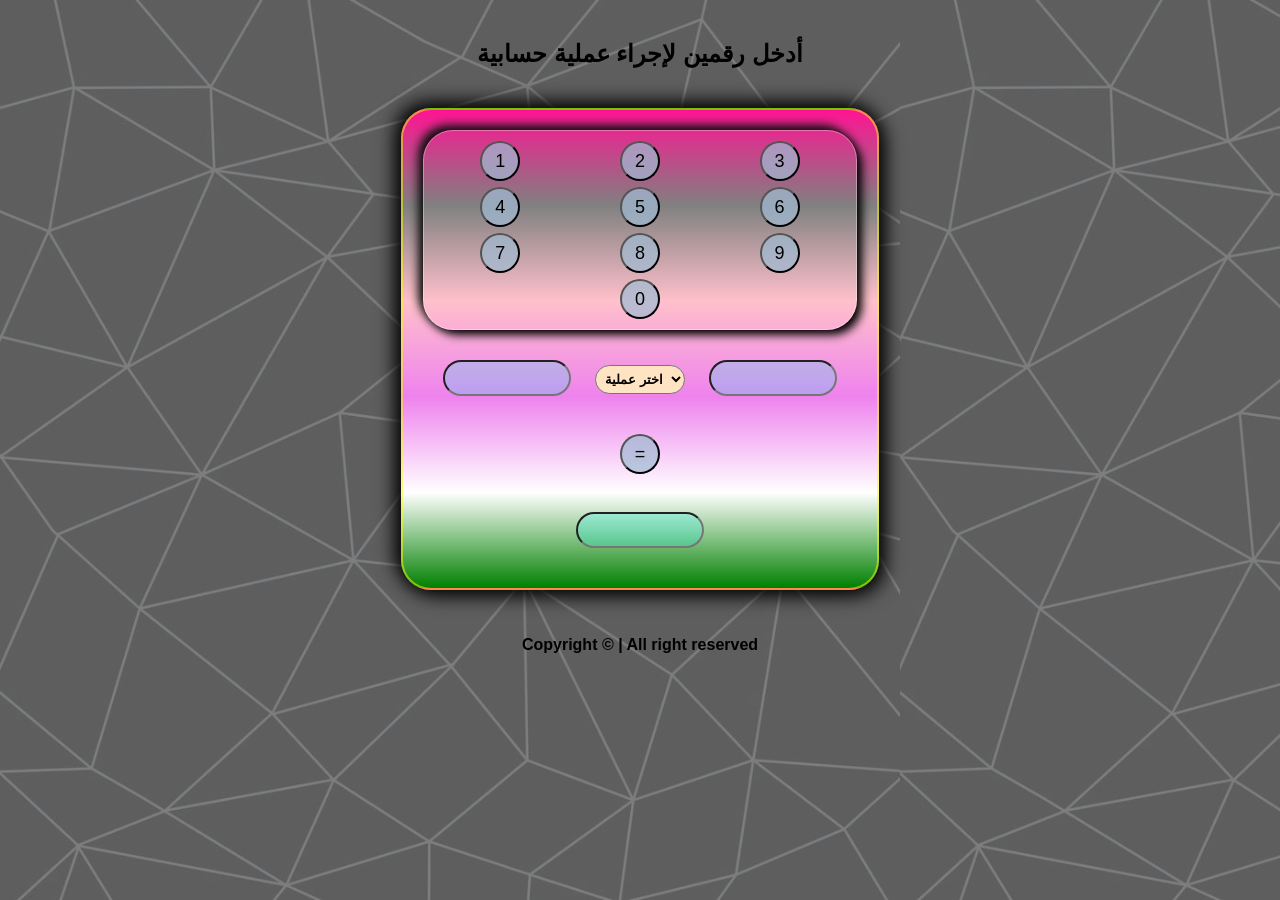
<file: index.html>
<!DOCTYPE html>
<html lang="ar">
<head>
    <meta charset="UTF-8">
    <meta name="viewport" content="width=device-width, initial-scale=1.0">
    <title>آلة حاسبة</title>
    <link rel="stylesheet" href="style.css">
</head>
<body>

    <h2>أدخل رقمين لإجراء عملية حسابية</h2>

    <div class="calculator">
        <div class="buttons">
            <button onclick="addNumber(1)">1</button>
            <button onclick="addNumber(2)">2</button>
            <button onclick="addNumber(3)">3</button>
            <button onclick="addNumber(4)">4</button>
            <button onclick="addNumber(5)">5</button>
            <button onclick="addNumber(6)">6</button>
            <button onclick="addNumber(7)">7</button>
            <button onclick="addNumber(8)">8</button>
            <button onclick="addNumber(9)">9</button>
            <button onclick="addNumber(0)">0</button>
        </div>

        <input type="text" id="num1" readonly>
        <select id="operation" onchange="switchToNum2()">
            <option value="">اختر عملية</option>
            <option value="add">+</option>
            <option value="subtract">-</option>
            <option value="multiply">×</option>
            <option value="divide">÷</option>
            <option value="modulo">%</option>
        </select>
        <input type="text" id="num2" readonly>
        <br><br>
        <button onclick="calculate()">=</button>
        <br><br>
        <input type="text" id="result" readonly>
    </div>

    <script>
        let currentInput = 'num1'; 

        function addNumber(num) {
            document.getElementById(currentInput).value += num;
        }

        function switchToNum2() {
            let operation = document.getElementById('operation').value;
            if (operation) {
                currentInput = 'num2'; 
            }
        }

        function calculate() {
            let num1 = document.getElementById('num1').value;
            let num2 = document.getElementById('num2').value;
            let operation = document.getElementById('operation').value;

            fetch('/calculate', {
                method: 'POST',
                body: new URLSearchParams({ num1, num2, operation }),
                headers: { 'Content-Type': 'application/x-www-form-urlencoded' }
            })
            .then(response => response.text())
            .then(result => document.getElementById('result').value = result);
        }
    </script>
    <footer>
        <p>Copyright &copy; | All right reserved</p>
    </footer>

</body>

</html>
</file>
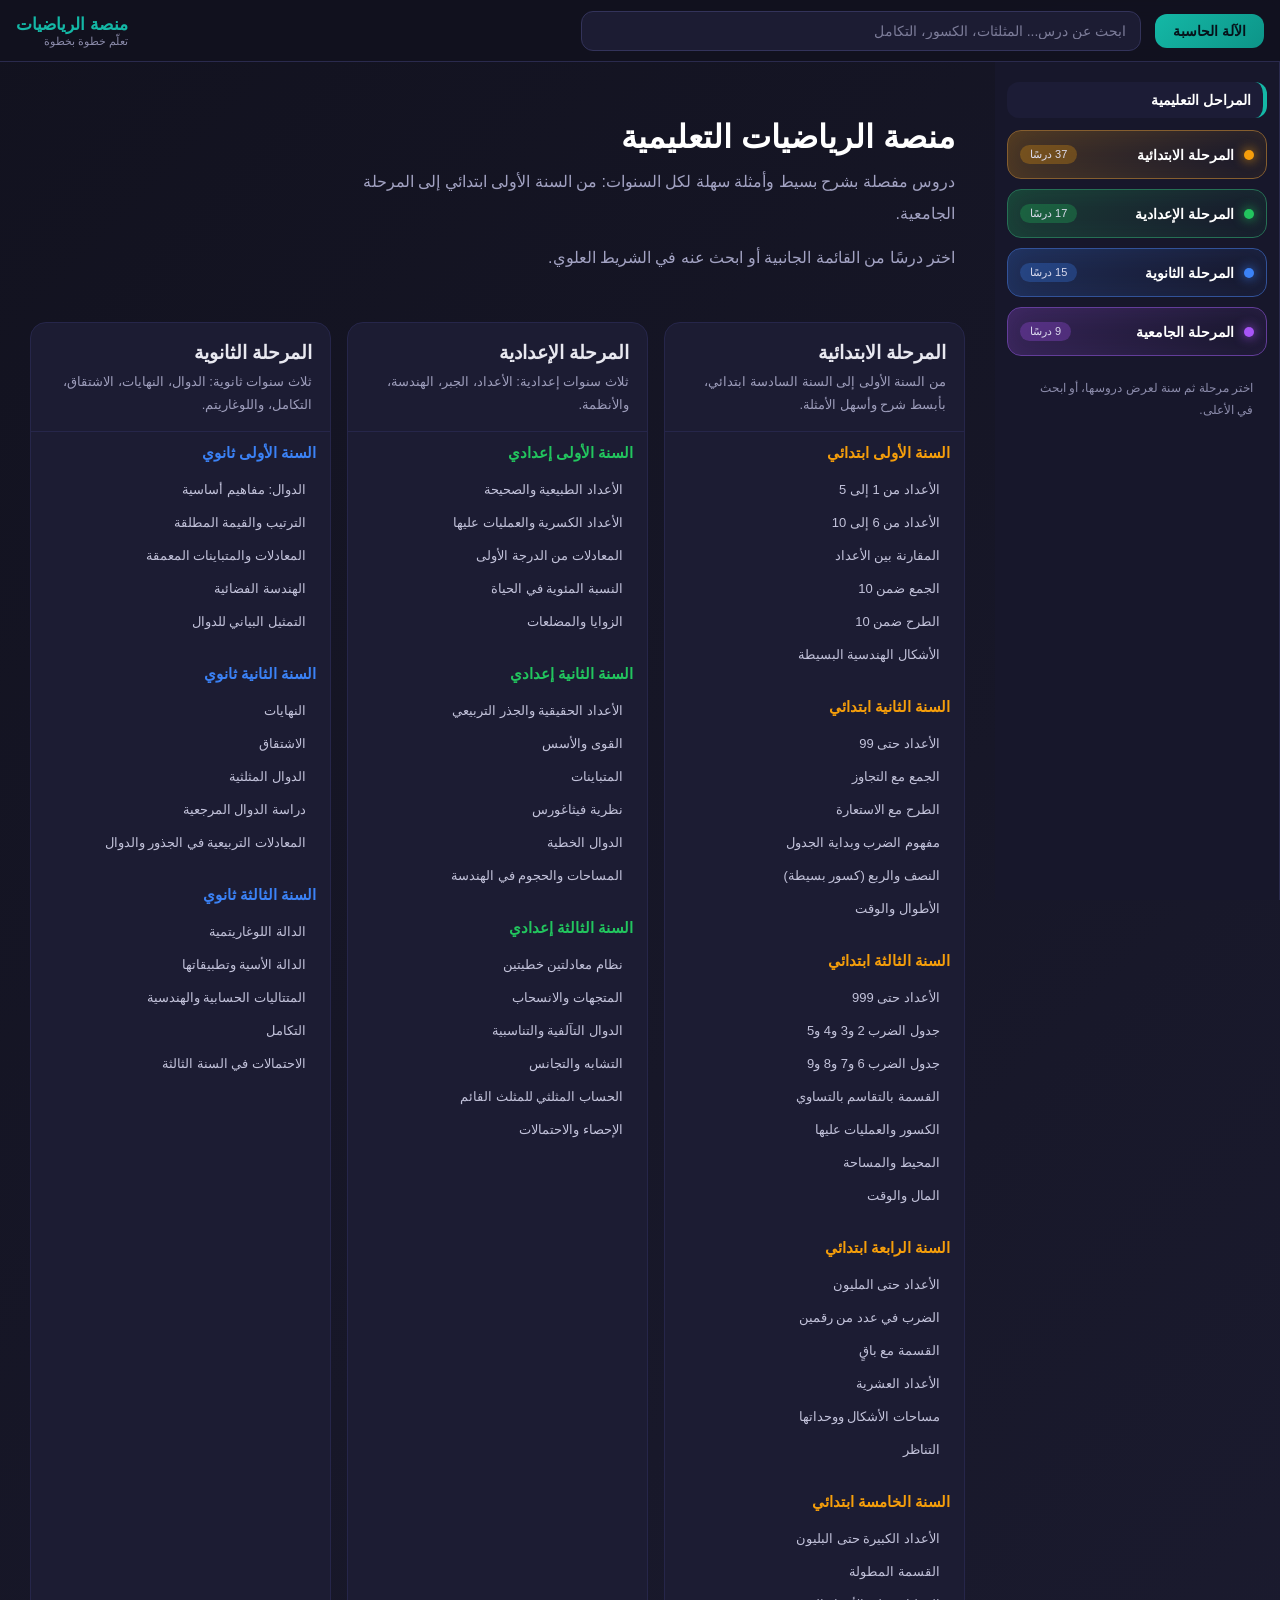
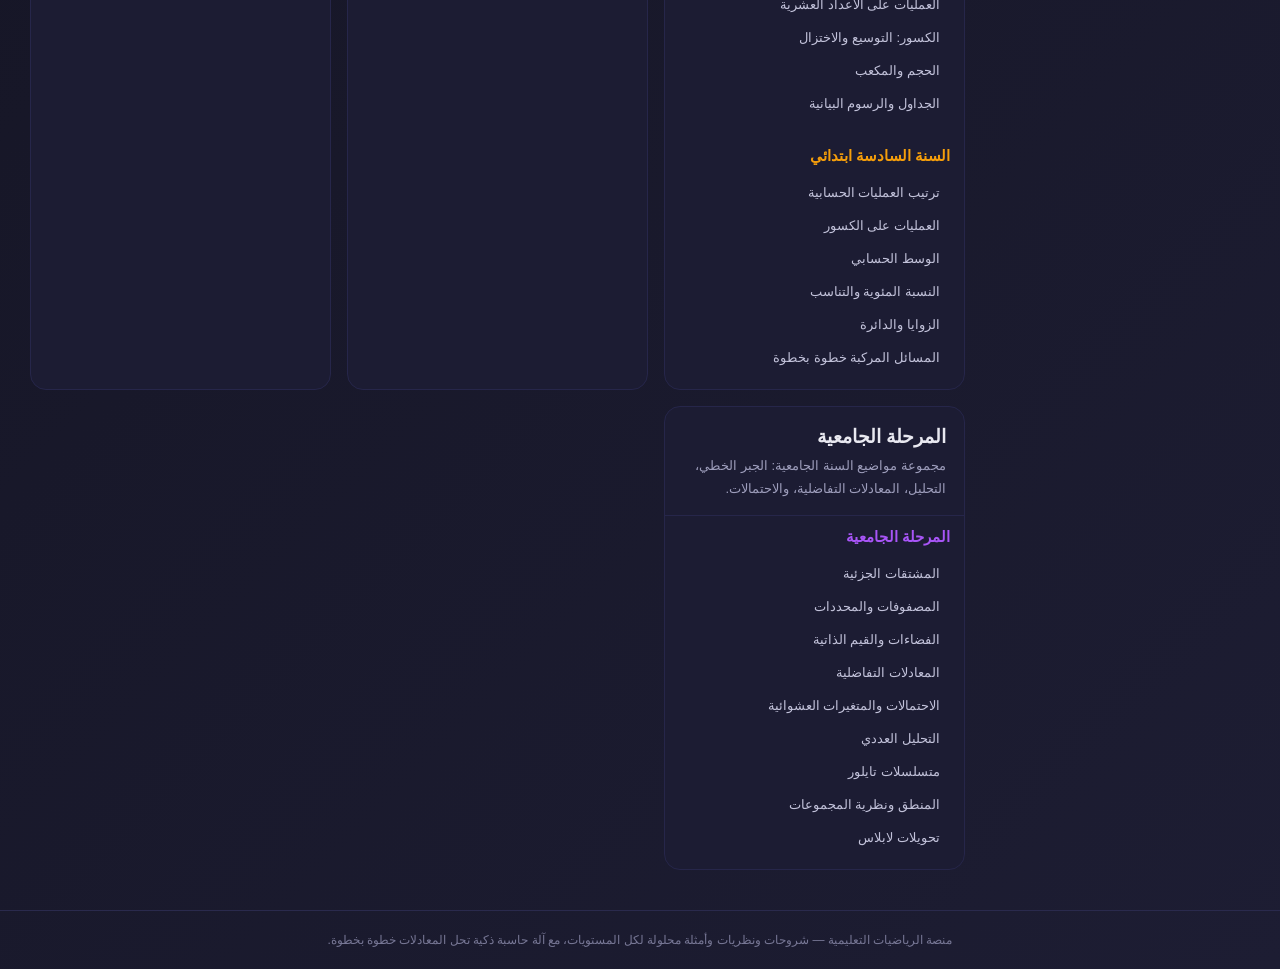
<file: wwwroot/index.html>
<!DOCTYPE html>
<html lang="ar" dir="rtl">

<head>
    <meta charset="UTF-8">
    <meta name="viewport" content="width=device-width, initial-scale=1.0">
    <title>منصة الرياضيات التعليمية</title>
    <link rel="stylesheet" href="platform.css">
</head>

<body>

<header class="topbar">
    <a class="calc-btn" href="calculator.html">الآلة الحاسبة</a>

    <div class="search-wrap">
        <input id="searchInput" type="search" placeholder="ابحث عن درس... المثلثات، الكسور، التكامل" autocomplete="off">
        <div id="searchResults" class="search-results"></div>
    </div>

    <div class="brand-wrap">
        <button id="menuToggle" class="menu-toggle" aria-label="القائمة">☰</button>
        <div class="brand">
            <span class="brand-title">منصة الرياضيات</span>
            <span class="brand-sub">تعلّم خطوة بخطوة</span>
        </div>
    </div>
</header>

<div class="layout">
    <aside class="sidebar" id="sidebar"></aside>
    <div class="sidebar-backdrop" id="sidebarBackdrop"></div>

    <main class="content" id="content"></main>
</div>

<footer class="site-footer">
    منصة الرياضيات التعليمية — شروحات ونظريات وأمثلة محلولة لكل المستويات، مع آلة حاسبة ذكية تحل المعادلات خطوة بخطوة.
</footer>

<script src="content.js"></script>
<script src="platform.js"></script>
</body>
</html>
</file>
<file: style.css>
body {
    text-align: center;
    background-image: url(photo.jpg);
    background-size: contain;
    background-repeat: repeat;
    color: #000;
    font-family: Arial, sans-serif;
    margin-top: 40px;
}
html{
    position: relative;
    width: 100%;
    height: 100vh;
}
html::after{
    content: "";
    width: 100%;
    height: 100%;
    background-color: rgb(0, 0, 0,0.5);
    z-index: -70;
    position: absolute;
    top: 0;
    left: 0;

}

h2{
    margin-bottom: 40px;
    
}
.calculator {
    display: inline-block;
    padding: 20px;
    margin: 0 10px;
    border: 2px solid rgba(255, 255, 0, 0.5);
    box-shadow: 5px 5px 20px #000,-5px -5px 20px #000;
    border-radius: 30px;
    background-image: linear-gradient(deeppink,gray,pink,violet,#fff,green);
}
.buttons {
    display: grid;
    grid-template-columns: repeat(3, 1fr);
    padding: 10px;
    place-items: center;
    gap: 6px;
    margin-bottom: 10px;
    border-radius: 30px;
    box-shadow: 5px 5px 10px #000,-5px -5px 10px #111;
    border: 1px solid #ffffff57;
}
button:last-child{
    grid-column: 2;
}
button {
    background-color: rgba(160, 187, 211, 0.719);
    width: 40px;
    height: 40px;
    font-size: 18px;
    place-items: center;
    border-radius: 50%;
    transition: 1s;
}
button:hover{
    background-color: #fff;
}
#num2, #num1, #result{
    background-color: rgba(0, 255, 255, 0.205);
}
#operation{
    background-color: bisque;
    border-radius: 20px;
    padding: 5px;
    text-align: center;
    font-weight: 900;
}

input {
    width: 120px;
    height: 30px;
    margin: 20px;
    text-align: center;
    font-size: 18px;
    border-radius: 20px;
}
footer{
    position: relative;
    bottom: -20px;
    left: 0;
    padding: 10px 0;
    font-weight: 600;

}
@media(max-width:550px)
{
    .buttons {
        
        display: grid;
        grid-template-columns: repeat(3, 1fr);
        padding: 10px;
        place-items: center;
        
       
        gap: 6px;
        margin-bottom: 10px;
        border-radius: 30px;
        box-shadow: 5px 5px 10px #777,-5px -5px 10px #999;
        border: 1px solid #ffffff57;
    }
    .calculator {
        display: inline-block;
        width: fit-content;
        width: 300px;
        text-align: center;
    }
    input {
        width: 80px;
        height: 20px;
        margin: 10px;
        text-align: center;
        font-size: 15px;
        border-radius: 20px;
    }
    #operation{
        background-color: bisque;
        border-radius: 20px;
        padding: 2px;
        text-align: center;
        font-weight: 900;
    }
    footer{
        position: relative;
        bottom: -70px;
        left: 0;
        padding: 10px 0;
        font-weight: 600;
    }
    
}
</file>
<file: wwwroot/platform.css>
* {
    box-sizing: border-box;
}

html, body {
    margin: 0;
    padding: 0;
}

body {
    min-height: 100vh;
    background: linear-gradient(135deg, #12121f, #1d1d33);
    color: #e8e8f0;
    font-family: "Segoe UI", Tahoma, "Noto Naskh Arabic", Arial, sans-serif;
    display: flex;
    flex-direction: column;
}

a { color: #14b8a6; }

/* ============================================================
   الشريط العلوي
   ============================================================ */
.topbar {
    position: sticky;
    top: 0;
    z-index: 300;
    display: flex;
    align-items: center;
    gap: 14px;
    height: 62px;
    padding: 0 16px;
    background: rgba(18, 18, 31, .92);
    backdrop-filter: blur(8px);
    border-bottom: 1px solid #2a2a4d;
}

.calc-btn {
    flex-shrink: 0;
    padding: 9px 18px;
    background: linear-gradient(135deg, #14b8a6, #0d9488);
    color: #06121a;
    font-weight: bold;
    font-size: 14px;
    border-radius: 12px;
    text-decoration: none;
    border: 0;
    cursor: pointer;
    transition: transform .15s, box-shadow .15s;
}
.calc-btn:hover {
    transform: translateY(-1px);
    box-shadow: 0 8px 20px rgba(20, 184, 166, .35);
}

.search-wrap {
    position: relative;
    flex: 1;
    max-width: 560px;
}

#searchInput {
    width: 100%;
    height: 40px;
    padding: 0 14px;
    border: 1px solid #33335a;
    border-radius: 12px;
    background: #1c1c33;
    color: #fff;
    font-size: 14px;
    outline: none;
    transition: border-color .15s, box-shadow .15s;
}
#searchInput:focus {
    border-color: #14b8a6;
    box-shadow: 0 0 0 3px rgba(20, 184, 166, .18);
}
#searchInput::placeholder { color: #7c7c99; }

.search-results {
    display: none;
    position: absolute;
    top: calc(100% + 8px);
    left: 0;
    right: 0;
    max-height: 320px;
    overflow-y: auto;
    background: #1c1c33;
    border: 1px solid #2f2f55;
    border-radius: 14px;
    box-shadow: 0 20px 50px rgba(0, 0, 0, .55);
    padding: 6px;
    z-index: 400;
}
.search-results.open { display: block; }

.sr-item {
    display: flex;
    align-items: center;
    gap: 10px;
    width: 100%;
    padding: 10px 12px;
    border: 0;
    border-radius: 10px;
    background: transparent;
    color: #e8e8f0;
    font-size: 14px;
    text-align: right;
    cursor: pointer;
}
.sr-item:hover { background: #26264a; }

.sr-level {
    flex-shrink: 0;
    padding: 3px 10px;
    border-radius: 999px;
    font-size: 11px;
    font-weight: bold;
    color: #fff;
    background: var(--lc, #6366f1);
}

.sr-empty {
    padding: 12px;
    text-align: center;
    color: #8b8baa;
    font-size: 13px;
}

.brand-wrap {
    display: flex;
    align-items: center;
    gap: 10px;
    margin-inline-start: auto;
}

.brand-title {
    font-size: 17px;
    font-weight: bold;
    color: #14b8a6;
}
.brand-sub {
    display: block;
    font-size: 11px;
    color: #8b8baa;
}

.menu-toggle {
    display: none;
    width: 40px;
    height: 40px;
    border: 0;
    border-radius: 10px;
    background: #1c1c33;
    color: #fff;
    font-size: 18px;
    cursor: pointer;
}

/* ============================================================
   التخطيط العام
   ============================================================ */
.layout {
    display: flex;
    align-items: flex-start;
    flex: 1;
    width: 100%;
    max-width: 1320px;
    margin: 0 auto;
}

.sidebar {
    flex-shrink: 0;
    width: 285px;
    padding: 16px 12px;
    position: fixed;
    top: 62px;
    right: 0;
    bottom: 0;
    transform: translateX(100%);
    transition: transform .28s ease;
    background: #17172b;
    border-inline-start: 1px solid #2a2a4d;
    overflow-y: auto;
    z-index: 200;
}
.sidebar.open { transform: none; }

.sidebar-backdrop {
    display: none;
    position: fixed;
    inset: 0;
    background: rgba(0, 0, 0, .5);
    z-index: 190;
}
.sidebar-backdrop.show { display: block; }

.content {
    flex: 1;
    min-width: 0;
    padding: 26px 30px 40px;
}

/* ============================================================
   قائمة المستويات في الشريط الجانبي
   ============================================================ */
.level-group { margin-bottom: 10px; }

.level-head {
    display: flex;
    align-items: center;
    justify-content: space-between;
    width: 100%;
    padding: 12px 14px;
    border: 0;
    border-radius: 12px;
    background: #20203c;
    color: #e8e8f0;
    font-size: 14px;
    font-weight: bold;
    cursor: pointer;
    transition: background .15s;
}
.level-head:hover { background: #262649; }
.level-head::after {
    content: "▾";
    color: #8b8baa;
    transition: transform .2s;
}
.level-group.open .level-head::after { transform: rotate(180deg); }

.level-count {
    margin-inline-start: auto;
    margin-inline-end: 10px;
    padding: 1px 8px;
    border-radius: 999px;
    background: #2f2f55;
    color: #b9b9d1;
    font-size: 11px;
}

.level-lessons {
    list-style: none;
    margin: 6px 0 0;
    padding: 0;
    display: none;
    overflow: hidden;
}
.level-group.open .level-lessons { display: block; }

.lesson-btn {
    display: block;
    width: 100%;
    padding: 9px 14px;
    margin-bottom: 2px;
    border: 0;
    border-radius: 10px;
    background: transparent;
    color: #c2c2da;
    font-size: 13px;
    text-align: right;
    cursor: pointer;
    transition: background .15s, color .15s;
}
.lesson-btn:hover { background: #262649; color: #fff; }
.lesson-btn.active {
    background: #14b8a6;
    color: #06121a;
    font-weight: bold;
}

.year-list {
    list-style: none;
    margin: 6px 0 0;
    padding: 0;
    display: none;
}
.level-group.open .year-list { display: block; }

.year-head {
    display: flex;
    align-items: center;
    justify-content: space-between;
    width: 100%;
    padding: 8px 12px;
    margin-top: 4px;
    border: 0;
    border-radius: 8px;
    background: #191930;
    color: #c6c6dd;
    font-size: 12.5px;
    font-weight: bold;
    cursor: pointer;
    transition: background .15s;
}
.year-head:hover { background: #22224a; }
.year-head::after {
    content: "▾";
    color: #8b8baa;
    font-size: 11px;
    transition: transform .2s;
}
.year-block.open .year-head::after { transform: rotate(180deg); }
.year-count {
    padding: 1px 8px;
    border-radius: 999px;
    background: #2f2f55;
    color: #b9b9d1;
    font-size: 10px;
}

.year-lessons {
    list-style: none;
    margin: 4px 0 0;
    padding: 0;
    display: none;
}
.year-block.open .year-lessons { display: block; }
.year-lessons .lesson-btn {
    padding-inline-start: 22px;
    font-size: 12.5px;
}

.sidebar-hint {
    padding: 12px 14px;
    color: #8b8baa;
    font-size: 12px;
    line-height: 1.8;
}

/* ============================================================
   محتوى الدروس
   ============================================================ */
.breadcrumb {
    font-size: 12px;
    color: #8b8baa;
    margin-bottom: 10px;
}
.breadcrumb button {
    border: 0;
    background: none;
    color: #14b8a6;
    font-size: 12px;
    cursor: pointer;
    padding: 0;
}

.lesson-title {
    margin: 0 0 8px;
    font-size: 28px;
    color: #fff;
}

.level-chip {
    display: inline-block;
    margin-bottom: 14px;
    padding: 4px 14px;
    border-radius: 999px;
    font-size: 12px;
    font-weight: bold;
    color: #fff;
    background: var(--lc, #6366f1);
}

.lesson-visual {
    margin: 4px 0 18px;
    padding: 16px 14px 12px;
    background: linear-gradient(180deg, #1a1a31, #15152a);
    border: 1px solid #26264a;
    border-radius: 16px;
    text-align: center;
}
.lesson-visual .vis-svg svg {
    width: 100%;
    height: auto;
    max-width: 430px;
    display: block;
    margin: 0 auto;
}
.lesson-visual figcaption {
    margin-top: 10px;
    font-size: 12.5px;
    line-height: 1.8;
    color: #8b8baa;
}

.content p {
    font-size: 15px;
    line-height: 2;
    color: #d6d6e6;
    margin: 0 0 12px;
}

.section-title {
    margin: 26px 0 10px;
    font-size: 20px;
    color: #14b8a6;
    border-inline-start: 4px solid #14b8a6;
    padding-inline-start: 12px;
}

.formula-box,
.theorem-box,
.example-card {
    background: #1c1c33;
    border-radius: 14px;
    padding: 16px 18px;
    margin-bottom: 14px;
}

.formula-box ul {
    list-style: none;
    margin: 0;
    padding: 0;
    direction: ltr;
    text-align: center;
}
.formula-box li { margin-bottom: 6px; }
.formula-box li:last-child { margin-bottom: 0; }
.formula {
    display: inline-block;
    font-family: Consolas, "Courier New", monospace;
    font-size: 16px;
    font-weight: bold;
    color: #4ade80;
    background: #12231a;
    padding: 4px 14px;
    border-radius: 8px;
    border: 1px solid #1f5535;
}

.theorem-box {
    border-inline-start: 4px solid #6366f1;
}
.theorem-title {
    font-size: 16px;
    font-weight: bold;
    color: #a5b4fc;
    margin-bottom: 8px;
}
.theorem-box ul {
    list-style: none;
    margin: 0;
    padding: 0;
}
.theorem-box li {
    position: relative;
    padding-inline-start: 22px;
    margin-bottom: 7px;
    font-size: 14px;
    line-height: 1.9;
    color: #d6d6e6;
}
.theorem-box li::before {
    content: "•";
    position: absolute;
    right: 4px;
    color: #6366f1;
    font-size: 16px;
}

.example-card {
    border: 1px solid #26264a;
}
.example-title {
    color: #f59e0b;
    font-size: 13px;
    font-weight: bold;
    margin-bottom: 6px;
}
.example-question {
    font-size: 15px;
    font-weight: bold;
    color: #fff;
    margin-bottom: 8px;
}
.example-solution p {
    margin: 0 0 6px;
    padding-inline-start: 14px;
    position: relative;
    font-size: 14px;
    color: #c2c2da;
}
.example-solution p::before {
    content: "▸";
    position: absolute;
    right: 0;
    color: #14b8a6;
}

.calc-actions {
    display: flex;
    flex-wrap: wrap;
    gap: 10px;
    margin-top: 20px;
}
.calc-cta {
    display: inline-block;
    padding: 11px 20px;
    background: linear-gradient(135deg, #14b8a6, #0d9488);
    color: #06121a;
    font-weight: bold;
    font-size: 14px;
    border-radius: 12px;
    text-decoration: none;
    transition: transform .15s, box-shadow .15s;
}
.calc-cta:hover {
    transform: translateY(-1px);
    box-shadow: 0 8px 20px rgba(20, 184, 166, .35);
}

/* ============================================================
   الصفحة الرئيسية
   ============================================================ */
.hero {
    padding: 30px 10px 20px;
}
.hero h1 {
    margin: 0 0 10px;
    font-size: 32px;
    color: #fff;
}
.hero p {
    font-size: 16px;
    color: #a2a2c2;
    max-width: 620px;
}

.level-grid {
    display: grid;
    grid-template-columns: repeat(auto-fill, minmax(275px, 1fr));
    gap: 16px;
    margin-top: 16px;
}

.level-card {
    background: #1c1c33;
    border-radius: 16px;
    overflow: hidden;
    border: 1px solid #26264a;
    transition: transform .15s, box-shadow .15s;
}
.level-card:hover {
    transform: translateY(-2px);
    box-shadow: 0 14px 34px rgba(0, 0, 0, .4);
}

.level-card-top {
    padding: 18px 18px 14px;
    border-bottom: 1px solid #26264a;
}
.level-card-top h2 {
    margin: 0 0 6px;
    font-size: 19px;
    color: var(--lc);
}
.level-card-top p {
    margin: 0;
    font-size: 13px;
    color: #9d9dbb;
    line-height: 1.8;
}

.level-card-lessons {
    list-style: none;
    margin: 0;
    padding: 10px 14px 14px;
}
.level-card-lessons li { margin-bottom: 2px; }
.level-card-lessons button {
    display: block;
    width: 100%;
    padding: 8px 10px;
    border: 0;
    border-radius: 9px;
    background: transparent;
    color: #c2c2da;
    font-size: 13px;
    text-align: right;
    cursor: pointer;
}
.level-card-lessons button:hover { background: #262649; color: #fff; }

.home-year {
    margin: 12px 14px 2px;
    font-size: 15px;
    font-weight: bold;
    color: var(--lc, #6366f1);
}
.home-year:first-child { margin-top: 6px; }

.site-footer {
    padding: 22px 16px;
    text-align: center;
    color: #777795;
    font-size: 12px;
    border-top: 1px solid #2a2a4d;
}

.lesson-nav {
    display: flex;
    flex-wrap: wrap;
    gap: 8px;
    margin-top: 26px;
    padding-top: 18px;
    border-top: 1px solid #2a2a4d;
}
.nav-btn {
    flex: 1 1 auto;
    min-width: 160px;
    padding: 10px 14px;
    border: 1px solid #2f2f55;
    border-radius: 12px;
    background: #1c1c33;
    color: #d6d6e6;
    font-size: 13px;
    cursor: pointer;
    text-align: center;
    transition: background .15s, border-color .15s;
}
.nav-btn:hover { background: #262649; border-color: #14b8a6; }
.nav-home {
    border-color: transparent;
    background: #20203c;
    color: #14b8a6;
    font-weight: bold;
}

/* ============================================================
   إخفاء وتصفير أزرار الافتراضيات
   ============================================================ */
button { font-family: inherit; }

/* ============================================================
   التجاوب
   ============================================================ */
@media (min-width: 941px) {
    .menu-toggle { display: none; }

    .sidebar {
        position: sticky;
        top: 62px;
        bottom: auto;
        height: calc(100vh - 62px);
        transform: none;
        border-inline-start: 1px solid #2a2a4d;
    }
    .sidebar-backdrop { display: none !important; }
}

@media (max-width: 940px) {
    .menu-toggle { display: inline-flex; align-items: center; justify-content: center; }
    .content { padding: 18px 16px 40px; }
}

@media (max-width: 560px) {
    .topbar {
        flex-wrap: wrap;
        height: auto;
        padding: 10px 12px;
        gap: 8px;
    }
    .search-wrap { order: 3; flex-basis: 100%; max-width: none; }
    .calc-btn { order: 1; }
    .brand-wrap { order: 2; margin-inline-start: auto; }
    .brand-sub { display: none; }
    .lesson-title { font-size: 23px; }
    .hero h1 { font-size: 25px; }
}

/* ============================================================
   الشريط الجانبي: تنقّل (مرحلة ← سنة ← دروس)
   ============================================================ */
.sidebar-nav-top {
    display: flex;
    gap: 6px;
    margin-bottom: 12px;
    flex-wrap: wrap;
}
.nav-back {
    padding: 6px 12px;
    border: 1px solid #2f2f55;
    border-radius: 999px;
    background: transparent;
    color: #9fe8dd;
    font-size: 12px;
    cursor: pointer;
    transition: border-color .15s, color .15s;
}
.nav-back:hover { border-color: #14b8a6; color: #fff; }

.sidebar-nav-title {
    margin: 4px 0 12px;
    padding: 10px 12px;
    border-radius: 12px;
    background: #1c1c36;
    color: #fff;
    font-size: 14px;
    font-weight: bold;
    border-inline-start: 4px solid var(--lc, #14b8a6);
}

.stage-card {
    display: flex;
    align-items: center;
    gap: 10px;
    width: 100%;
    padding: 14px 12px;
    margin-bottom: 10px;
    border-radius: 14px;
    border: 1px solid color-mix(in srgb, var(--lc) 45%, #2a2a4d);
    background: linear-gradient(135deg, color-mix(in srgb, var(--lc) 22%, #17172b), #17172b);
    box-shadow: inset 0 0 26px color-mix(in srgb, var(--lc) 10%, transparent);
    color: #fff;
    font-size: 14px;
    font-weight: bold;
    text-align: right;
    cursor: pointer;
    transition: transform .15s, box-shadow .15s;
}
.stage-card:hover {
    transform: translateY(-1px);
    box-shadow: 0 10px 22px rgba(0, 0, 0, .4), inset 0 0 26px color-mix(in srgb, var(--lc) 16%, transparent);
}
.stage-card .stage-dot {
    width: 10px;
    height: 10px;
    flex-shrink: 0;
    border-radius: 50%;
    background: var(--lc);
    box-shadow: 0 0 12px var(--lc);
}
.stage-card .stage-count {
    margin-inline-start: auto;
    padding: 3px 10px;
    border-radius: 999px;
    background: color-mix(in srgb, var(--lc) 28%, transparent);
    color: #dcdcee;
    font-size: 11px;
    font-weight: normal;
}

.year-card {
    display: flex;
    align-items: center;
    gap: 10px;
    width: 100%;
    padding: 11px 12px;
    margin-bottom: 8px;
    border: 1px solid color-mix(in srgb, var(--lc) 30%, #2a2a4d);
    border-radius: 13px;
    background: #1c1c34;
    color: #e8e8f0;
    font-size: 13.5px;
    text-align: right;
    cursor: pointer;
    transition: transform .15s, background .15s;
}
.year-card:hover {
    transform: translateX(-2px);
    background: color-mix(in srgb, var(--lc) 14%, #1c1c34);
}
.year-card .year-num {
    width: 32px;
    height: 32px;
    flex-shrink: 0;
    display: flex;
    align-items: center;
    justify-content: center;
    border-radius: 10px;
    background: var(--lc);
    color: #0b0b18;
    font-weight: bold;
    font-size: 15px;
}
.year-card .year-count {
    margin-inline-start: auto;
    padding: 2px 9px;
    border-radius: 999px;
    background: #2b2b4f;
    color: #b9b9d1;
    font-size: 11px;
}
.sidebar-lessons { display: block !important; }

/* ============================================================
   صورة حقيقية + شرح موسّع + تمارين + سلاسل
   ============================================================ */
.lesson-photo {
    margin: 4px 0 18px;
    text-align: center;
}
.lesson-photo img {
    max-width: 430px;
    width: 100%;
    border-radius: 16px;
    border: 1px solid #2f2f55;
    box-shadow: 0 14px 34px rgba(0, 0, 0, .4);
}
.lesson-photo figcaption {
    margin-top: 6px;
    font-size: 12.5px;
    line-height: 1.8;
    color: #8b8baa;
}

.explain-block {
    margin: 4px 0 18px;
    padding: 16px 18px;
    border-radius: 16px;
    background: linear-gradient(135deg, rgba(20, 184, 166, .09), transparent);
    border: 1px solid rgba(20, 184, 166, .35);
}
.explain-block h3 {
    margin: 0 0 8px;
    color: #2dd4bf;
    font-size: 16px;
}
.explain-block p {
    margin: 0;
    line-height: 2;
    color: #d6e6e4;
}

.practice-block,
.series-block {
    margin: 18px 0;
    padding: 18px;
    border-radius: 16px;
    background: #1a1a30;
    border: 1px solid #2f2f55;
}
.practice-block h3,
.series-block h3 {
    margin: 0 0 6px;
    font-size: 17px;
    color: #e8e8f0;
}
.practice-block h3::before {
    content: "✎ ";
    color: #f59e0b;
}
.series-block h3::before {
    content: "⛓ ";
    color: #a855f7;
}

.q-item {
    display: flex;
    gap: 12px;
    padding: 13px 0;
    border-bottom: 1px dashed #2f2f55;
}
.q-item:last-child { border-bottom: 0; }
.q-no {
    width: 26px;
    height: 26px;
    flex-shrink: 0;
    border-radius: 8px;
    background: #14b8a6;
    color: #06121a;
    font-weight: bold;
    display: flex;
    align-items: center;
    justify-content: center;
    font-size: 13px;
}
.q-body p {
    margin: 0 0 8px;
    line-height: 1.9;
    font-size: 14.5px;
    color: #dfdfee;
}
.q-toggle {
    border: 1px solid #14b8a6;
    background: transparent;
    color: #2dd4bf;
    border-radius: 8px;
    padding: 5px 12px;
    cursor: pointer;
    font-size: 12.5px;
}
.q-toggle:hover { background: rgba(20, 184, 166, .12); }
.q-sol {
    margin-top: 8px;
    padding: 10px 12px;
    border-radius: 10px;
    background: rgba(34, 197, 94, .08);
    border: 1px solid rgba(34, 197, 94, .35);
    color: #86efac;
    font-size: 13.5px;
    line-height: 1.9;
}

.series-note {
    margin: 0 0 10px;
    font-size: 13px;
    color: #9d9dbb;
    line-height: 1.9;
}
.series-list {
    padding-inline-start: 20px;
    margin: 10px 0;
    font-size: 14.5px;
    line-height: 2.1;
    color: #dfdfee;
}
.series-a {
    margin-top: 10px;
    padding: 12px;
    border-radius: 10px;
    background: rgba(59, 130, 246, .08);
    border: 1px solid rgba(59, 130, 246, .35);
    color: #93c5fd;
    font-size: 13.5px;
    line-height: 1.9;
}
.series-a summary {
    cursor: pointer;
    font-weight: bold;
}
.pdf-btn {
    display: inline-block;
    margin-top: 12px;
    padding: 10px 18px;
    border: 0;
    border-radius: 12px;
    background: linear-gradient(135deg, #ef4444, #b91c1c);
    color: #fff;
    font-weight: bold;
    font-size: 14px;
    cursor: pointer;
    box-shadow: 0 8px 20px rgba(239, 68, 68, .3);
    transition: transform .15s;
}
.pdf-btn:hover { transform: translateY(-1px); }
</file>
